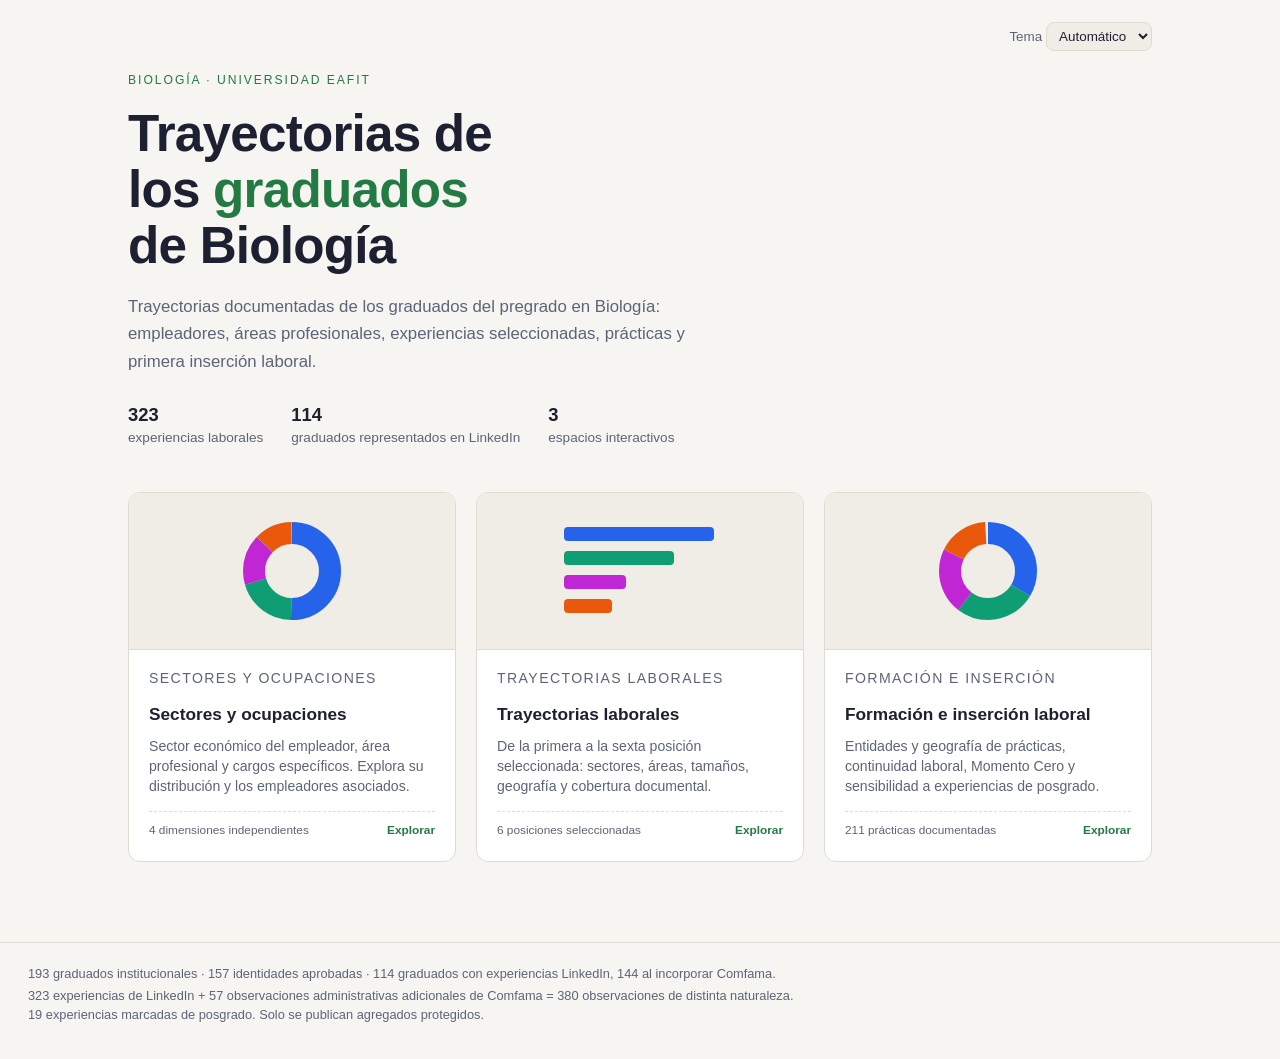
<file: index.html>
<!DOCTYPE html>
<html lang="es">
<head><link rel="icon" href="data:,">
<meta charset="UTF-8">
<meta name="viewport" content="width=device-width, initial-scale=1">
<title>Trayectorias de graduados de Biología — EAFIT</title>
<link rel="stylesheet" href="assets/estilos.css">
<style>
  .hero { max-width: 1080px; margin: 0 auto; padding: 72px 28px 36px; }
  .eyebrow { font-size: 0.76rem; letter-spacing: 0.16em; text-transform: uppercase; color: var(--acento); margin: 0 0 16px; }
  .hero h1 { font-size: clamp(2rem, 4.4vw, 3.2rem); line-height: 1.1; max-width: 18ch; margin: 0 0 18px; letter-spacing: -0.015em; text-wrap: balance; }
  .hero h1 em { font-style: normal; color: var(--acento); }
  .intro { max-width: 64ch; color: var(--tenue); font-size: 1.05rem; line-height: 1.65; margin: 0; }
  .cifras { margin-top: 26px; display: flex; gap: 28px; flex-wrap: wrap; font-size: 0.85rem; color: var(--tenue); }
  .cifras b { color: var(--texto); font-size: 1.15rem; }
  .tarjetas { max-width: 1080px; margin: 0 auto; padding: 8px 28px 80px; display: grid; grid-template-columns: repeat(3, 1fr); gap: 20px; }
  @media (max-width: 900px) { .tarjetas { grid-template-columns: 1fr; } }
  .tarjeta { display: block; text-decoration: none; color: inherit; background: var(--panel); border: 1px solid var(--borde); border-radius: 12px; overflow: hidden; transition: transform .18s, border-color .18s, box-shadow .18s; }
  .tarjeta:hover, .tarjeta:focus-visible { transform: translateY(-4px); border-color: var(--acento); box-shadow: var(--sombra); }
  .mini { background: var(--panel-2); border-bottom: 1px solid var(--borde); display: flex; justify-content: center; padding: 18px 0; }
  .cuerpo { padding: 18px 20px 22px; }
  .reg { font-size: 0.7rem; letter-spacing: 0.1em; color: var(--acento); margin: 0 0 8px; }
  .cuerpo h2 { margin: 0 0 8px; font-size: 1.08rem; }
  .cuerpo p { margin: 0 0 14px; font-size: 0.88rem; color: var(--tenue); }
  .pie-t { font-size: 0.74rem; color: var(--tenue); border-top: 1px dashed var(--borde); padding-top: 10px; display: flex; justify-content: space-between; }
  .pie-t .cta { color: var(--acento); font-weight: 600; }
</style>
<link rel="stylesheet" href="assets/biologia.css">
<script src="assets/tema-init.js"></script>
</head>
<body>
<header class="hero"><div class="theme-home"><label>Tema <select id="theme"><option value="auto">Automático</option><option value="light">Claro</option><option value="dark">Oscuro</option></select></label></div>
  <p class="eyebrow">Biología · Universidad EAFIT</p>
  <h1>Trayectorias de los <em>graduados</em> de Biología</h1>
  <p class="intro">Trayectorias documentadas de los graduados del pregrado en Biología: empleadores, áreas profesionales, experiencias seleccionadas, prácticas y primera inserción laboral.</p>
  <div class="cifras">
    <span><b>323</b><br>experiencias laborales</span>
    <span><b>114</b><br>graduados representados en LinkedIn</span>
    <span><b>3</b><br>espacios interactivos</span>
  </div>
</header>
<main class="tarjetas">
  <a class="tarjeta" href="sectores.html">
    <div class="mini"><svg width="150" height="120" viewBox="0 0 150 120" aria-hidden="true"><g transform="translate(75 60)" fill="none" stroke-width="22">
      <circle r="38" stroke="#5b8dfa" stroke-dasharray="120 240" transform="rotate(-90)"/><circle r="38" stroke="#2cc79a" stroke-dasharray="48 240" stroke-dashoffset="-120" transform="rotate(-90)"/>
      <circle r="38" stroke="#e167f0" stroke-dasharray="40 240" stroke-dashoffset="-168" transform="rotate(-90)"/><circle r="38" stroke="#fb8a4a" stroke-dasharray="30 240" stroke-dashoffset="-208" transform="rotate(-90)"/></g></svg></div>
    <div class="cuerpo"><p class="reg">SECTORES Y OCUPACIONES</p><h2>Sectores y ocupaciones</h2>
      <p>Sector económico del empleador, área profesional y cargos específicos. Explora su distribución y los empleadores asociados.</p>
      <div class="pie-t"><span>4 dimensiones independientes</span><span class="cta">Explorar</span></div></div>
  </a>
  <a class="tarjeta" href="trayectorias.html">
    <div class="mini"><svg width="180" height="120" viewBox="0 0 180 120" aria-hidden="true"><rect x="14" y="16" width="150" height="14" rx="4" fill="#5b8dfa"/><rect x="14" y="40" width="110" height="14" rx="4" fill="#e167f0"/>
      <rect x="14" y="64" width="62" height="14" rx="4" fill="#fb8a4a"/><rect x="14" y="88" width="48" height="14" rx="4" fill="#2cc79a"/></svg></div>
    <div class="cuerpo"><p class="reg">TRAYECTORIAS LABORALES</p><h2>Trayectorias laborales</h2>
      <p>De la primera a la sexta posición seleccionada: sectores, áreas, tamaños, geografía y cobertura documental.</p>
      <div class="pie-t"><span>6 posiciones seleccionadas</span><span class="cta">Explorar</span></div></div>
  </a>
  <a class="tarjeta" href="formacion.html">
    <div class="mini"><svg width="150" height="120" viewBox="0 0 150 120" aria-hidden="true"><g transform="translate(75 60)" fill="none" stroke-width="22" stroke="#e167f0">
      <circle r="38" stroke-opacity="1" stroke-dasharray="80 240" transform="rotate(-90)"/><circle r="38" stroke-opacity=".7" stroke-dasharray="64 240" stroke-dashoffset="-80" transform="rotate(-90)"/>
      <circle r="38" stroke-opacity=".45" stroke-dasharray="52 240" stroke-dashoffset="-144" transform="rotate(-90)"/><circle r="38" stroke-opacity=".3" stroke-dasharray="40 240" stroke-dashoffset="-196" transform="rotate(-90)"/></g></svg></div>
    <div class="cuerpo"><p class="reg">FORMACIÓN E INSERCIÓN</p><h2>Formación e inserción laboral</h2>
      <p>Entidades y geografía de prácticas, continuidad laboral, Momento Cero y sensibilidad a experiencias de posgrado.</p>
      <div class="pie-t"><span>211 prácticas documentadas</span><span class="cta">Explorar</span></div></div>
  </a>
</main>
<footer class="pie"><p>193 graduados institucionales · 157 identidades aprobadas · 114 graduados con experiencias LinkedIn, 144 al incorporar Comfama.</p><p>323 experiencias de LinkedIn + 57 observaciones administrativas adicionales de Comfama = 380 observaciones de distinta naturaleza. 19 experiencias marcadas de posgrado. Solo se publican agregados protegidos.</p></footer>
<script src="assets/tema.js"></script>
</body>
</html>
</file>
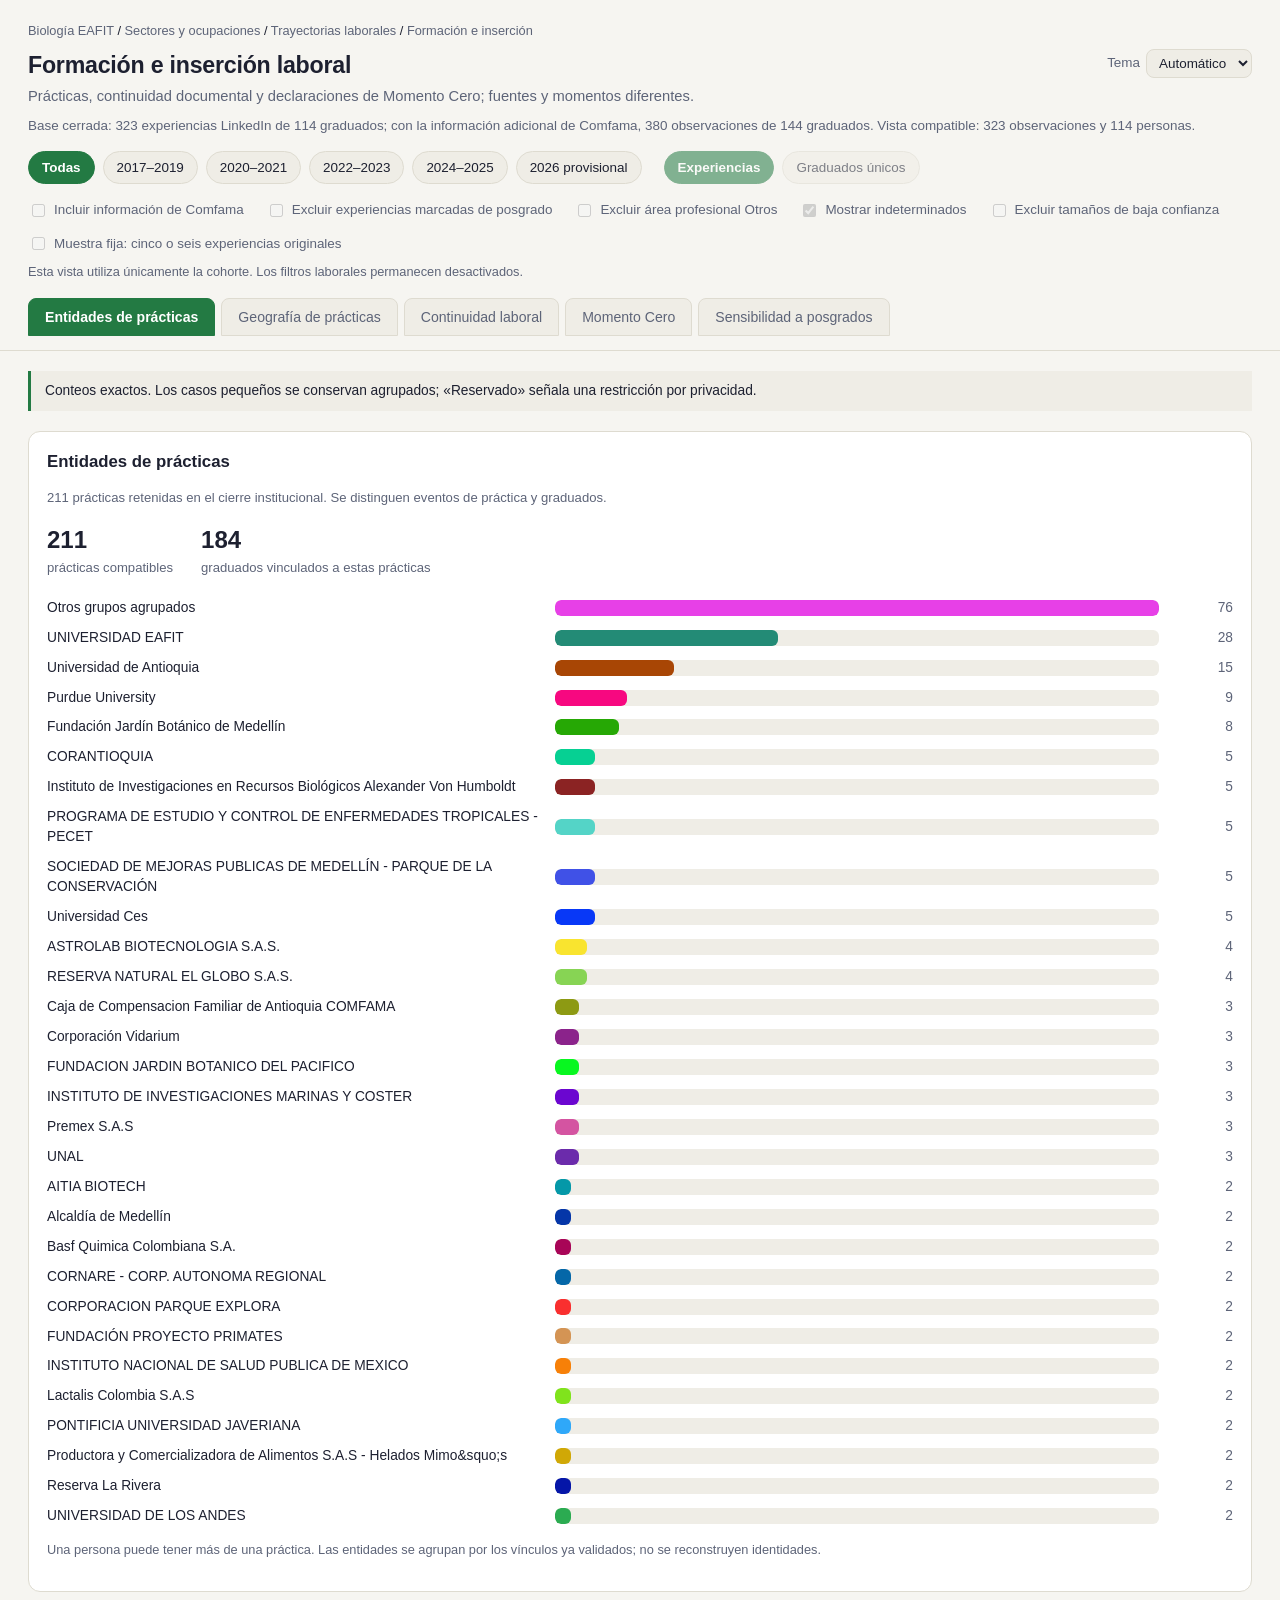
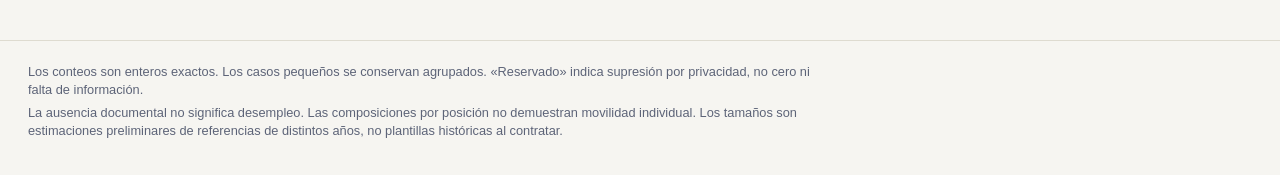
<file: formacion.html>
<!doctype html>
<html lang="es"><head><link rel="icon" href="data:,"><meta charset="utf-8"><meta name="viewport" content="width=device-width,initial-scale=1"><title>Formación e inserción laboral · Biología EAFIT</title><link rel="stylesheet" href="assets/estilos.css"><link rel="stylesheet" href="assets/biologia.css"><script src="assets/tema-init.js"></script></head>
<body data-page="formacion"><header class="cab"><nav class="migas" aria-label="Navegación"><a href="index.html">Biología EAFIT</a> / <a href="sectores.html">Sectores y ocupaciones</a> / <a href="trayectorias.html">Trayectorias laborales</a> / <a href="formacion.html">Formación e inserción</a></nav><div class="cab-panel"><div><h1>Formación e inserción laboral</h1><div class="subtitulo">Prácticas, continuidad documental y declaraciones de Momento Cero; fuentes y momentos diferentes.</div></div><label class="check">Tema <select id="theme"><option value="auto">Automático</option><option value="light">Claro</option><option value="dark">Oscuro</option></select></label></div><div class="resumen" id="summary" aria-live="polite">Cargando agregados…</div><div id="controls" class="controles"></div><div id="switches" class="controles"></div><p class="nota" id="compatibility"></p><div id="tabs" class="tabs" role="tablist" aria-label="Vistas"></div></header>
<main id="content" aria-live="polite"></main><div id="tooltip" role="tooltip"></div><footer class="pie"><p>Los conteos son enteros exactos. Los casos pequeños se conservan agrupados. «Reservado» indica supresión por privacidad, no cero ni falta de información.</p><p>La ausencia documental no significa desempleo. Las composiciones por posición no demuestran movilidad individual. Los tamaños son estimaciones preliminares de referencias de distintos años, no plantillas históricas al contratar.</p></footer><script src="assets/comun.js"></script><script src="assets/tema.js"></script><script src="assets/biologia.js"></script></body></html>
</file>
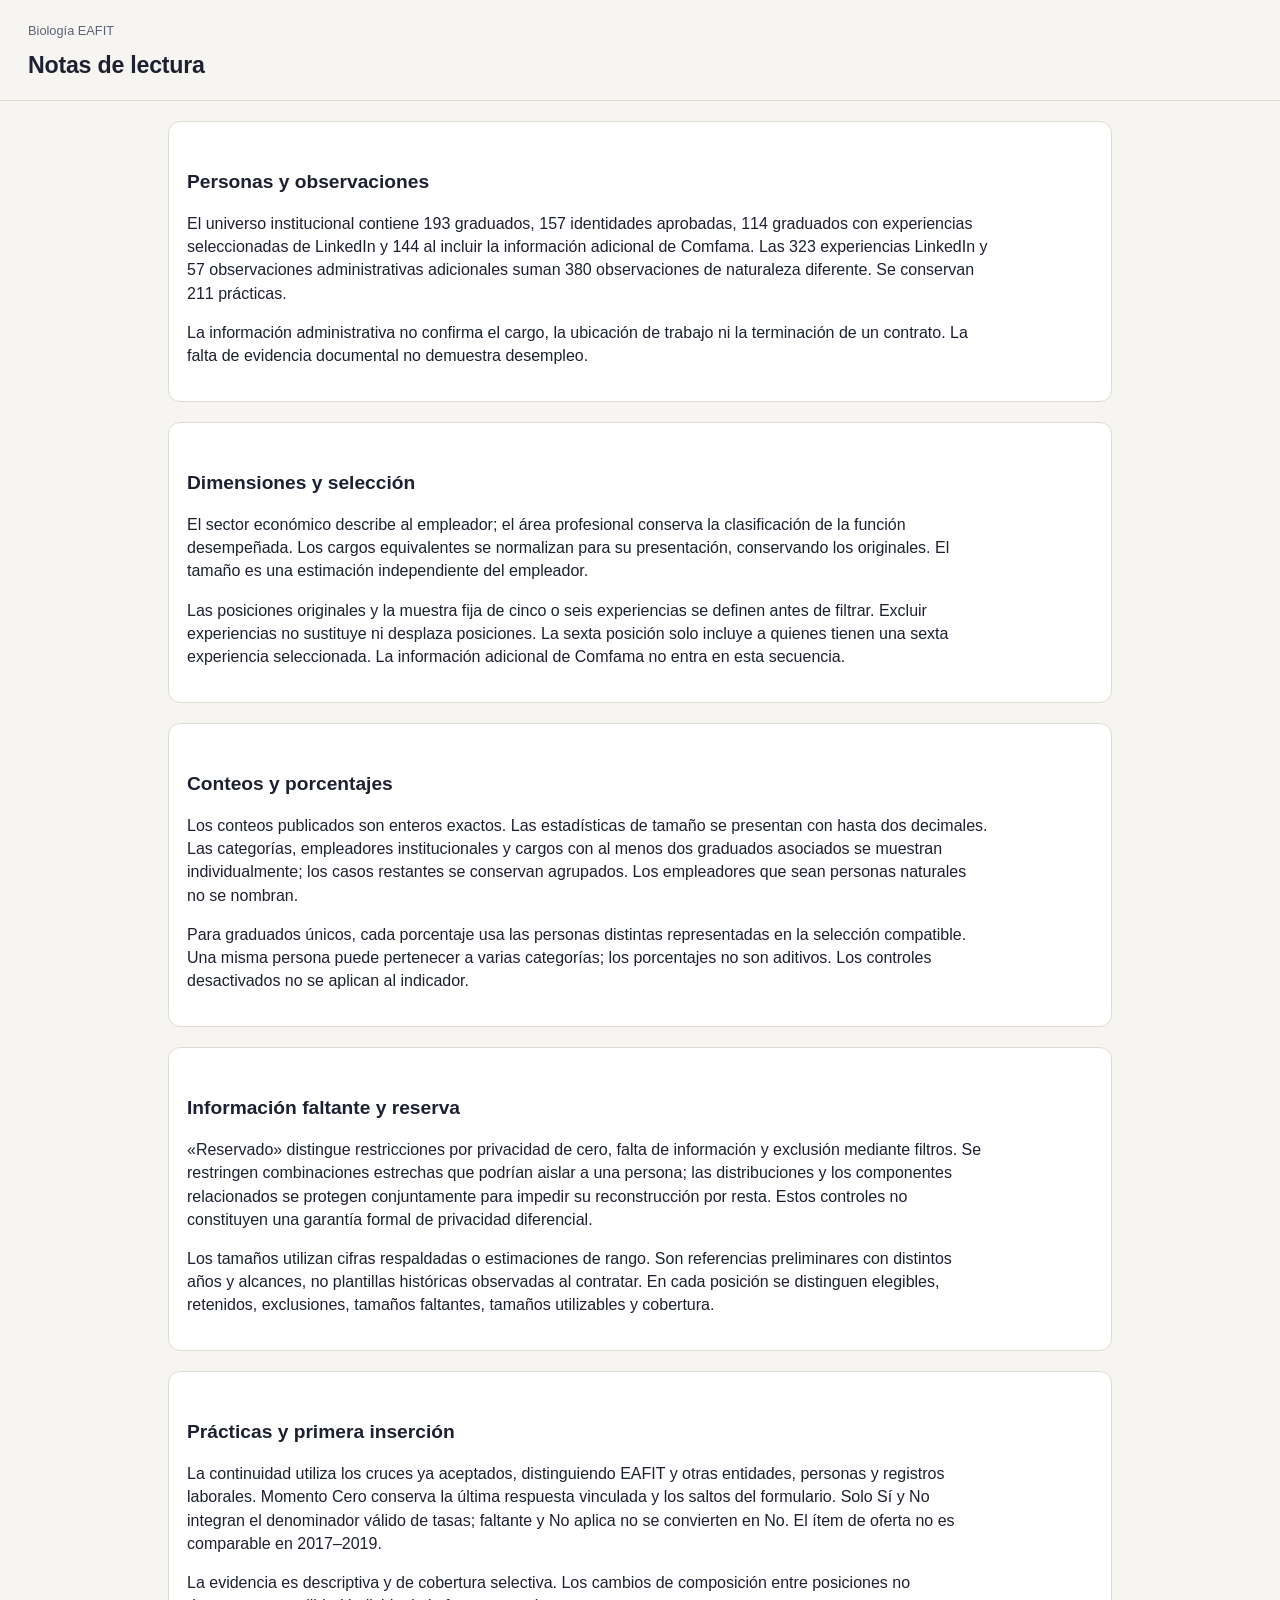
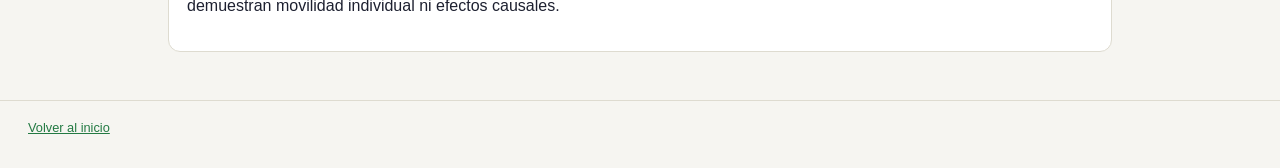
<file: metodologia.html>
<!doctype html><html lang="es"><head><link rel="icon" href="data:,"><meta charset="utf-8"><meta name="viewport" content="width=device-width,initial-scale=1"><title>Notas de lectura · Biología EAFIT</title><link rel="stylesheet" href="assets/estilos.css"><link rel="stylesheet" href="assets/biologia.css"><script src="assets/tema-init.js"></script></head><body><header class="cab"><nav class="migas"><a href="index.html">Biología EAFIT</a></nav><h1>Notas de lectura</h1></header><main class="metodo">
<section class="tarjeta-g"><h2>Personas y observaciones</h2><p>El universo institucional contiene 193 graduados, 157 identidades aprobadas, 114 graduados con experiencias seleccionadas de LinkedIn y 144 al incluir la información adicional de Comfama. Las 323 experiencias LinkedIn y 57 observaciones administrativas adicionales suman 380 observaciones de naturaleza diferente. Se conservan 211 prácticas.</p><p>La información administrativa no confirma el cargo, la ubicación de trabajo ni la terminación de un contrato. La falta de evidencia documental no demuestra desempleo.</p></section>
<section class="tarjeta-g"><h2>Dimensiones y selección</h2><p>El sector económico describe al empleador; el área profesional conserva la clasificación de la función desempeñada. Los cargos equivalentes se normalizan para su presentación, conservando los originales. El tamaño es una estimación independiente del empleador.</p><p>Las posiciones originales y la muestra fija de cinco o seis experiencias se definen antes de filtrar. Excluir experiencias no sustituye ni desplaza posiciones. La sexta posición solo incluye a quienes tienen una sexta experiencia seleccionada. La información adicional de Comfama no entra en esta secuencia.</p></section>
<section class="tarjeta-g"><h2>Conteos y porcentajes</h2><p>Los conteos publicados son enteros exactos. Las estadísticas de tamaño se presentan con hasta dos decimales. Las categorías, empleadores institucionales y cargos con al menos dos graduados asociados se muestran individualmente; los casos restantes se conservan agrupados. Los empleadores que sean personas naturales no se nombran.</p><p>Para graduados únicos, cada porcentaje usa las personas distintas representadas en la selección compatible. Una misma persona puede pertenecer a varias categorías; los porcentajes no son aditivos. Los controles desactivados no se aplican al indicador.</p></section>
<section class="tarjeta-g"><h2>Información faltante y reserva</h2><p>«Reservado» distingue restricciones por privacidad de cero, falta de información y exclusión mediante filtros. Se restringen combinaciones estrechas que podrían aislar a una persona; las distribuciones y los componentes relacionados se protegen conjuntamente para impedir su reconstrucción por resta. Estos controles no constituyen una garantía formal de privacidad diferencial.</p><p>Los tamaños utilizan cifras respaldadas o estimaciones de rango. Son referencias preliminares con distintos años y alcances, no plantillas históricas observadas al contratar. En cada posición se distinguen elegibles, retenidos, exclusiones, tamaños faltantes, tamaños utilizables y cobertura.</p></section>
<section class="tarjeta-g"><h2>Prácticas y primera inserción</h2><p>La continuidad utiliza los cruces ya aceptados, distinguiendo EAFIT y otras entidades, personas y registros laborales. Momento Cero conserva la última respuesta vinculada y los saltos del formulario. Solo Sí y No integran el denominador válido de tasas; faltante y No aplica no se convierten en No. El ítem de oferta no es comparable en 2017–2019.</p><p>La evidencia es descriptiva y de cobertura selectiva. Los cambios de composición entre posiciones no demuestran movilidad individual ni efectos causales.</p></section>
</main><footer class="pie"><a href="index.html">Volver al inicio</a></footer></body></html>
</file>
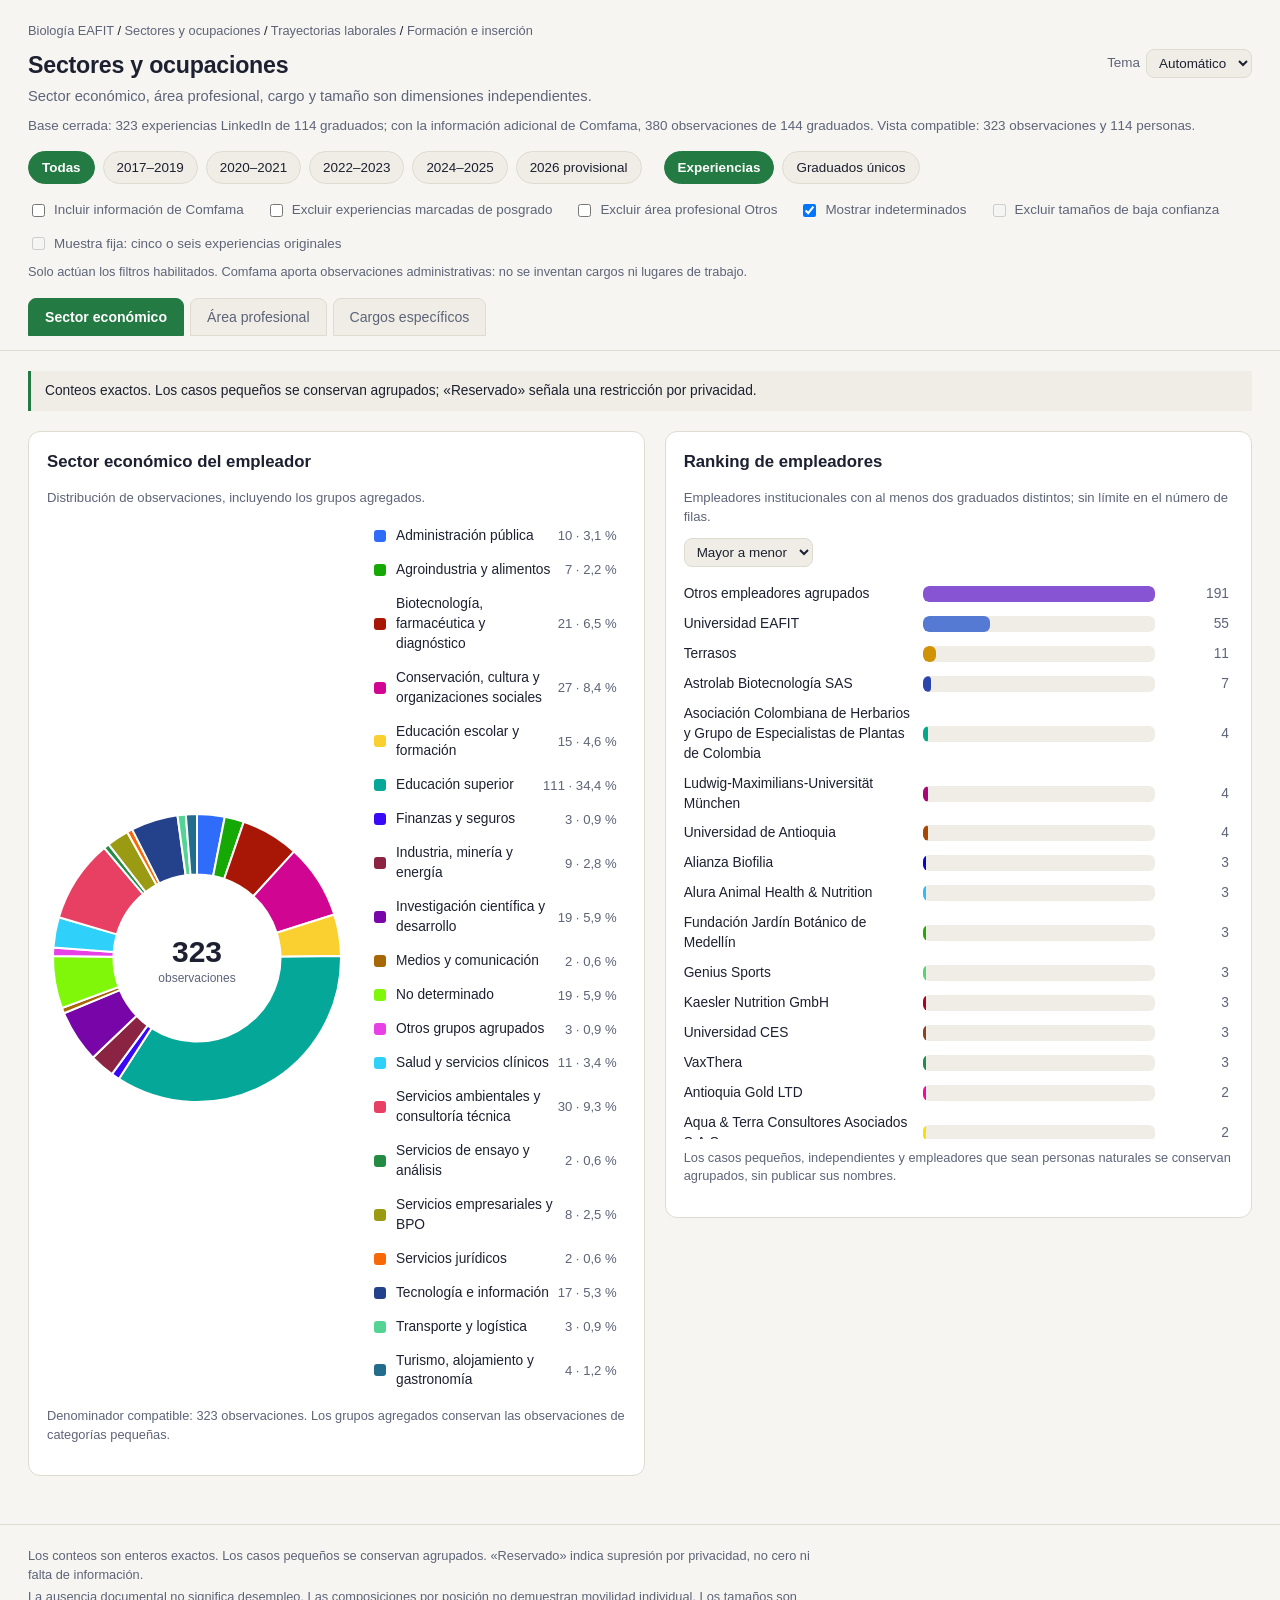
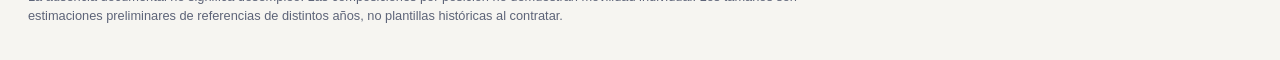
<file: sectores.html>
<!doctype html>
<html lang="es"><head><link rel="icon" href="data:,"><meta charset="utf-8"><meta name="viewport" content="width=device-width,initial-scale=1"><title>Sectores y ocupaciones · Biología EAFIT</title><link rel="stylesheet" href="assets/estilos.css"><link rel="stylesheet" href="assets/biologia.css"><script src="assets/tema-init.js"></script></head>
<body data-page="sectores"><header class="cab"><nav class="migas" aria-label="Navegación"><a href="index.html">Biología EAFIT</a> / <a href="sectores.html">Sectores y ocupaciones</a> / <a href="trayectorias.html">Trayectorias laborales</a> / <a href="formacion.html">Formación e inserción</a></nav><div class="cab-panel"><div><h1>Sectores y ocupaciones</h1><div class="subtitulo">Sector económico, área profesional, cargo y tamaño son dimensiones independientes.</div></div><label class="check">Tema <select id="theme"><option value="auto">Automático</option><option value="light">Claro</option><option value="dark">Oscuro</option></select></label></div><div class="resumen" id="summary" aria-live="polite">Cargando agregados…</div><div id="controls" class="controles"></div><div id="switches" class="controles"></div><p class="nota" id="compatibility"></p><div id="tabs" class="tabs" role="tablist" aria-label="Vistas"></div></header>
<main id="content" aria-live="polite"></main><div id="tooltip" role="tooltip"></div><footer class="pie"><p>Los conteos son enteros exactos. Los casos pequeños se conservan agrupados. «Reservado» indica supresión por privacidad, no cero ni falta de información.</p><p>La ausencia documental no significa desempleo. Las composiciones por posición no demuestran movilidad individual. Los tamaños son estimaciones preliminares de referencias de distintos años, no plantillas históricas al contratar.</p></footer><script src="assets/comun.js"></script><script src="assets/tema.js"></script><script src="assets/biologia.js"></script></body></html>
</file>
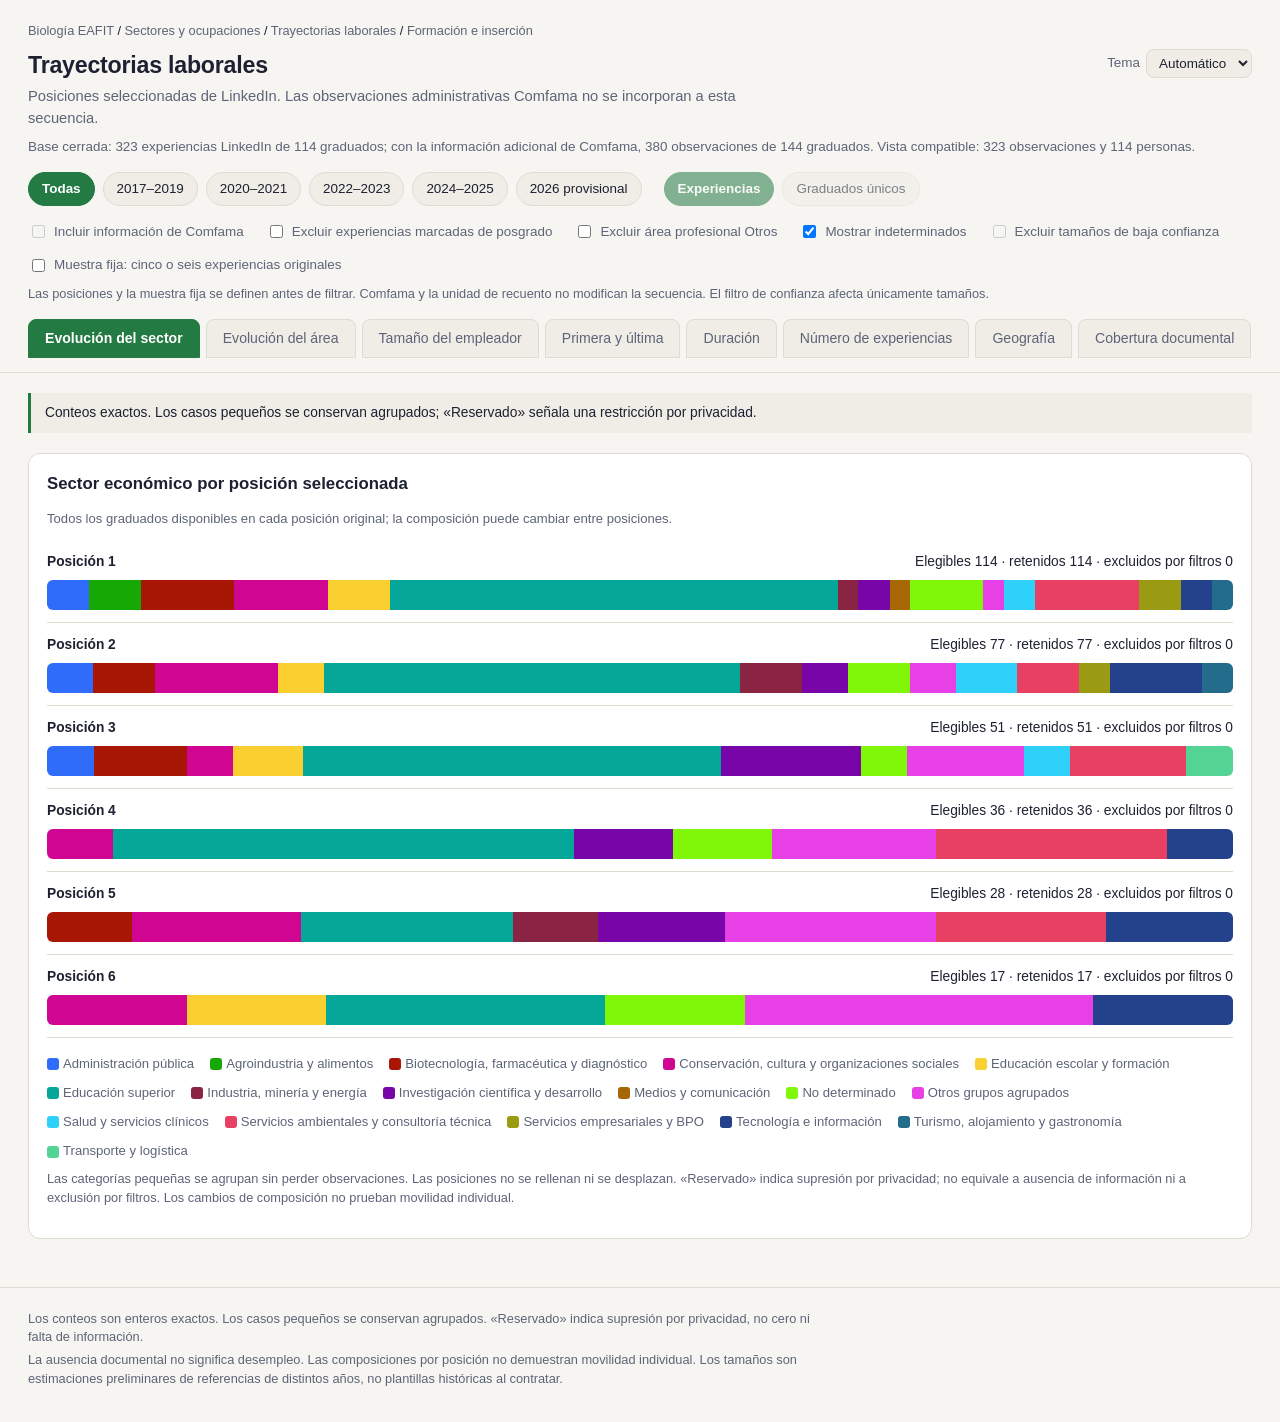
<file: trayectorias.html>
<!doctype html>
<html lang="es"><head><link rel="icon" href="data:,"><meta charset="utf-8"><meta name="viewport" content="width=device-width,initial-scale=1"><title>Trayectorias laborales · Biología EAFIT</title><link rel="stylesheet" href="assets/estilos.css"><link rel="stylesheet" href="assets/biologia.css"><script src="assets/tema-init.js"></script></head>
<body data-page="trayectorias"><header class="cab"><nav class="migas" aria-label="Navegación"><a href="index.html">Biología EAFIT</a> / <a href="sectores.html">Sectores y ocupaciones</a> / <a href="trayectorias.html">Trayectorias laborales</a> / <a href="formacion.html">Formación e inserción</a></nav><div class="cab-panel"><div><h1>Trayectorias laborales</h1><div class="subtitulo">Posiciones seleccionadas de LinkedIn. Las observaciones administrativas Comfama no se incorporan a esta secuencia.</div></div><label class="check">Tema <select id="theme"><option value="auto">Automático</option><option value="light">Claro</option><option value="dark">Oscuro</option></select></label></div><div class="resumen" id="summary" aria-live="polite">Cargando agregados…</div><div id="controls" class="controles"></div><div id="switches" class="controles"></div><p class="nota" id="compatibility"></p><div id="tabs" class="tabs" role="tablist" aria-label="Vistas"></div></header>
<main id="content" aria-live="polite"></main><div id="tooltip" role="tooltip"></div><footer class="pie"><p>Los conteos son enteros exactos. Los casos pequeños se conservan agrupados. «Reservado» indica supresión por privacidad, no cero ni falta de información.</p><p>La ausencia documental no significa desempleo. Las composiciones por posición no demuestran movilidad individual. Los tamaños son estimaciones preliminares de referencias de distintos años, no plantillas históricas al contratar.</p></footer><script src="assets/comun.js"></script><script src="assets/tema.js"></script><script src="assets/biologia.js"></script></body></html>
</file>
<file: assets/estilos.css>
/* Estilos compartidos — Trayectorias de graduados de Música (EAFIT). Tema claro/oscuro automático. */
:root {
  color-scheme: light dark;
  --bg: #0f1218;
  --panel: #171b25;
  --panel-2: #1f2430;
  --texto: #eceef4;
  --tenue: #9aa3b8;
  --borde: #2b3142;
  --acento: #70B77E;
  --acento-texto: #1a1204;
  --sombra: 0 6px 18px rgba(0, 0, 0, 0.35);
}
@media (prefers-color-scheme: light) {
  :root {
    --bg: #f6f5f1;
    --panel: #ffffff;
    --panel-2: #efede6;
    --texto: #1d2030;
    --tenue: #5d6478;
    --borde: #dedbd0;
    --acento: #237A43;
    --acento-texto: #ffffff;
    --sombra: 0 6px 18px rgba(40, 30, 10, 0.12);
  }
}
* { box-sizing: border-box; }
[hidden] { display: none !important; }
html { scroll-behavior: smooth; }
body {
  margin: 0;
  font-family: -apple-system, "Segoe UI", Roboto, Arial, sans-serif;
  background: var(--bg);
  color: var(--texto);
  line-height: 1.45;
}
a { color: var(--acento); }
button { font: inherit; color: inherit; }
:focus-visible { outline: 2px solid var(--acento); outline-offset: 2px; }

header.cab { padding: 22px 28px 14px; border-bottom: 1px solid var(--borde); }
.migas { font-size: 0.8rem; margin-bottom: 8px; }
.migas a { text-decoration: none; color: var(--tenue); }
.migas a:hover { color: var(--acento); }
h1 { margin: 0 0 4px; font-size: 1.45rem; letter-spacing: -0.01em; }
.subtitulo { color: var(--tenue); font-size: 0.92rem; max-width: 90ch; }
.resumen { margin-top: 8px; font-size: 0.84rem; color: var(--tenue); }
.resumen strong { color: var(--texto); }

.controles { display: flex; flex-wrap: wrap; gap: 14px 22px; align-items: center; margin-top: 16px; }
.grupo-ctrl { display: flex; align-items: center; gap: 8px; flex-wrap: wrap; }
.grupo-ctrl > .rotulo { font-size: 0.78rem; color: var(--tenue); text-transform: uppercase; letter-spacing: 0.06em; }
.chip {
  background: var(--panel-2); border: 1px solid var(--borde); color: var(--texto);
  padding: 6px 13px; border-radius: 999px; cursor: pointer; font-size: 0.84rem;
}
.chip:hover { border-color: var(--acento); }
.chip[aria-pressed="true"], .chip.activo { background: var(--acento); color: var(--acento-texto); border-color: var(--acento); font-weight: 600; }
.tabs { display: flex; gap: 6px; margin-top: 16px; }
.tab { background: var(--panel-2); border: 1px solid var(--borde); color: var(--tenue); padding: 8px 16px; border-radius: 8px 8px 0 0; cursor: pointer; font-size: 0.88rem; }
.tab.activo { background: var(--acento); color: var(--acento-texto); border-color: var(--acento); font-weight: 600; }
label.check { display: inline-flex; align-items: center; gap: 6px; font-size: 0.84rem; color: var(--tenue); cursor: pointer; }
select { background: var(--panel-2); color: var(--texto); border: 1px solid var(--borde); border-radius: 8px; padding: 5px 8px; font: inherit; font-size: 0.84rem; }

main { padding: 20px 28px 48px; }
.rejilla-2 { display: grid; grid-template-columns: minmax(0, 1.05fr) minmax(0, 1fr); gap: 20px; align-items: start; }
@media (max-width: 960px) { .rejilla-2 { grid-template-columns: 1fr; } header.cab, main { padding-left: 16px; padding-right: 16px; } }
.tarjeta-g { background: var(--panel); border: 1px solid var(--borde); border-radius: 12px; padding: 18px; }
.tarjeta-g h2 { margin: 0 0 2px; font-size: 1.05rem; }
.tarjeta-g .sub { color: var(--tenue); font-size: 0.82rem; margin-bottom: 12px; }

/* gráficos */
.donut-caja { display: flex; flex-wrap: wrap; gap: 18px; align-items: center; justify-content: center; }
.donut-caja svg { flex: none; max-width: 100%; height: auto; }
.rebanada { cursor: pointer; transition: opacity 0.15s, transform 0.15s; transform-origin: center; }
.rebanada.apagada { opacity: 0.38; }
.rebanada:hover { opacity: 1; }
.centro-valor { font-size: 30px; font-weight: 700; fill: var(--texto); text-anchor: middle; }
.centro-rotulo { font-size: 12px; fill: var(--tenue); text-anchor: middle; }
.leyenda { list-style: none; margin: 0; padding: 0; min-width: 210px; flex: 1 1 240px; }
.leyenda li { margin: 0; }
.leyenda button {
  display: grid; grid-template-columns: 14px 1fr auto; gap: 8px; align-items: center; width: 100%;
  background: none; border: 1px solid transparent; border-radius: 8px; padding: 6px 8px; cursor: pointer; text-align: left; font-size: 0.86rem;
}
.leyenda button:hover { background: var(--panel-2); }
.leyenda button.sel { background: var(--panel-2); border-color: var(--borde); font-weight: 600; }
.punto { width: 12px; height: 12px; border-radius: 3px; display: inline-block; }
.leyenda .val { color: var(--tenue); font-variant-numeric: tabular-nums; font-size: 0.82rem; }

.fila-barra { display: grid; grid-template-columns: minmax(120px, 42%) 1fr 64px; gap: 10px; align-items: center; padding: 5px 0; font-size: 0.86rem; }
.fila-barra .nom { overflow-wrap: anywhere; }
.fila-barra .pista { background: var(--panel-2); border-radius: 6px; height: 16px; overflow: hidden; }
.fila-barra .relleno { height: 100%; border-radius: 6px; min-width: 3px; transition: width 0.25s; }
.fila-barra .num { text-align: right; color: var(--tenue); font-variant-numeric: tabular-nums; }
.fila-barra.btn { cursor: pointer; background: none; border: 0; width: 100%; text-align: left; border-radius: 8px; padding: 6px 8px; }
.fila-barra.btn:hover, .fila-barra.btn.sel { background: var(--panel-2); }
.lista-scroll { max-height: 560px; overflow-y: auto; padding-right: 4px; }
.nota { color: var(--tenue); font-size: 0.8rem; margin-top: 10px; }
.cab-panel { display: flex; justify-content: space-between; align-items: flex-start; gap: 10px; flex-wrap: wrap; margin-bottom: 8px; }
.titulo-panel { display: flex; align-items: center; gap: 8px; font-size: 1.05rem; font-weight: 700; }
.vacio { color: var(--tenue); font-size: 0.9rem; padding: 14px 0; }

/* cuadrícula de donuts por grupo */
.rejilla-grupos { display: grid; grid-template-columns: repeat(auto-fill, minmax(330px, 1fr)); gap: 18px; }
.mini-donut { background: var(--panel); border: 1px solid var(--borde); border-radius: 12px; padding: 16px; }
.mini-donut h2 { margin: 0 0 2px; font-size: 1rem; display: flex; align-items: center; gap: 8px; }
.mini-donut .sub { color: var(--tenue); font-size: 0.8rem; margin-bottom: 8px; }
.mini-donut svg { display: block; margin: 0 auto 6px; }

#tooltip {
  position: fixed; display: none; z-index: 60; pointer-events: none; max-width: 300px;
  background: var(--panel-2); border: 1px solid var(--borde); color: var(--texto);
  padding: 8px 12px; border-radius: 8px; font-size: 0.82rem; box-shadow: var(--sombra);
}
footer.pie { border-top: 1px solid var(--borde); padding: 18px 28px 30px; font-size: 0.8rem; color: var(--tenue); }
footer.pie p { margin: 4px 0; max-width: 110ch; }
@media (prefers-reduced-motion: reduce) { * { transition: none !important; } }
</file>
<file: assets/biologia.css>
/* Extensions for the new tabs/tables only. Original Music stylesheet is retained. */
:root[data-theme="dark"]{color-scheme:dark;--bg:#0f1218;--panel:#171b25;--panel-2:#1f2430;--texto:#eceef4;--tenue:#9aa3b8;--borde:#2b3142;--acento:#70B77E;--acento-texto:#1a1204;--sombra:0 6px 18px rgba(0,0,0,.35)}
:root[data-theme="light"]{color-scheme:light;--bg:#f6f5f1;--panel:#ffffff;--panel-2:#efede6;--texto:#1d2030;--tenue:#5d6478;--borde:#dedbd0;--acento:#237A43;--acento-texto:#ffffff;--sombra:0 6px 18px rgba(40,30,10,.12)}
.hero{position:relative}.theme-home{position:absolute;top:22px;right:28px;color:var(--tenue);font-size:.84rem}
.tabs{flex-wrap:wrap}.tarjeta-g{min-width:0}.tarjeta-g+.tarjeta-g{margin-top:20px}.rejilla-2>.tarjeta-g{margin-top:0}
.table-wrap{overflow-x:auto;max-width:100%}table{border-collapse:collapse;width:100%;font-size:.86rem}th,td{text-align:left;padding:10px 12px;border-bottom:1px solid var(--borde);vertical-align:top}th{font-weight:600;color:var(--tenue)}td.num{text-align:right;font-variant-numeric:tabular-nums}
.metricas{display:flex;flex-wrap:wrap;gap:16px 28px;margin:16px 0}.metrica{font-size:.82rem;color:var(--tenue)}.metrica strong{display:block;font-size:1.5rem;color:var(--texto)}
.warning{border-left:3px solid var(--acento);padding:10px 14px;background:var(--panel-2);font-size:.86rem;margin:0 0 20px}.actions{display:flex;gap:8px;flex-wrap:wrap;margin-bottom:12px}
.long-row{padding:12px 0;border-bottom:1px solid var(--borde)}.long-title{display:flex;flex-wrap:wrap;gap:8px;justify-content:space-between;font-size:.86rem;margin-bottom:8px}.stack{height:30px;border-radius:6px;overflow:hidden;display:flex;background:var(--panel-2)}.stack span{min-width:0;display:block}.stack span:focus-visible{outline-offset:-3px}.stack-legend{display:flex;gap:10px 16px;flex-wrap:wrap;margin-top:16px;color:var(--tenue);font-size:.82rem}.stack-legend .punto{vertical-align:middle;margin-right:4px}
.line-chart{display:block;width:100%;height:auto;max-height:340px}.line-chart text{fill:var(--tenue);font-size:12px}.line-chart .axis{stroke:var(--borde)}
.metodo{max-width:1000px;margin:auto}.metodo p,.metodo li{max-width:90ch}.metodo h2{margin-top:28px;font-size:1.2rem}.table-note{font-size:.82rem;color:var(--tenue);margin:12px 0 0}
button:disabled{opacity:.55;cursor:default}.tab:focus-visible{outline-offset:3px}
.fila-barra .num{white-space:pre-line}.fila-barra[role="button"]{cursor:pointer}
:root{--plot-1:#5b8dfa;--plot-2:#2cc79a;--plot-3:#e167f0;--plot-4:#fb8a4a}
@media(prefers-color-scheme:light){:root:not([data-theme="dark"]){--plot-1:#2563eb;--plot-2:#0f9d74;--plot-3:#c026d3;--plot-4:#ea580c}}
:root[data-theme="light"]{--plot-1:#2563eb;--plot-2:#0f9d74;--plot-3:#c026d3;--plot-4:#ea580c}
.mini circle{stroke-opacity:1}.mini circle:nth-child(1){stroke:var(--plot-1)}.mini circle:nth-child(2){stroke:var(--plot-2)}.mini circle:nth-child(3){stroke:var(--plot-3)}.mini circle:nth-child(4){stroke:var(--plot-4)}
.mini rect:nth-child(1){fill:var(--plot-1)}.mini rect:nth-child(2){fill:var(--plot-2)}.mini rect:nth-child(3){fill:var(--plot-3)}.mini rect:nth-child(4){fill:var(--plot-4)}
@media(max-width:600px){.tabs{gap:5px}.tab{padding:7px 10px}.grupo-ctrl{width:100%}.controles{gap:12px}.fila-barra{grid-template-columns:minmax(100px,45%) 1fr 54px;gap:6px}.tarjeta-g{padding:14px}th,td{padding:8px}.long-title{display:block}.long-title span{display:block;margin-top:4px}}
</file>
